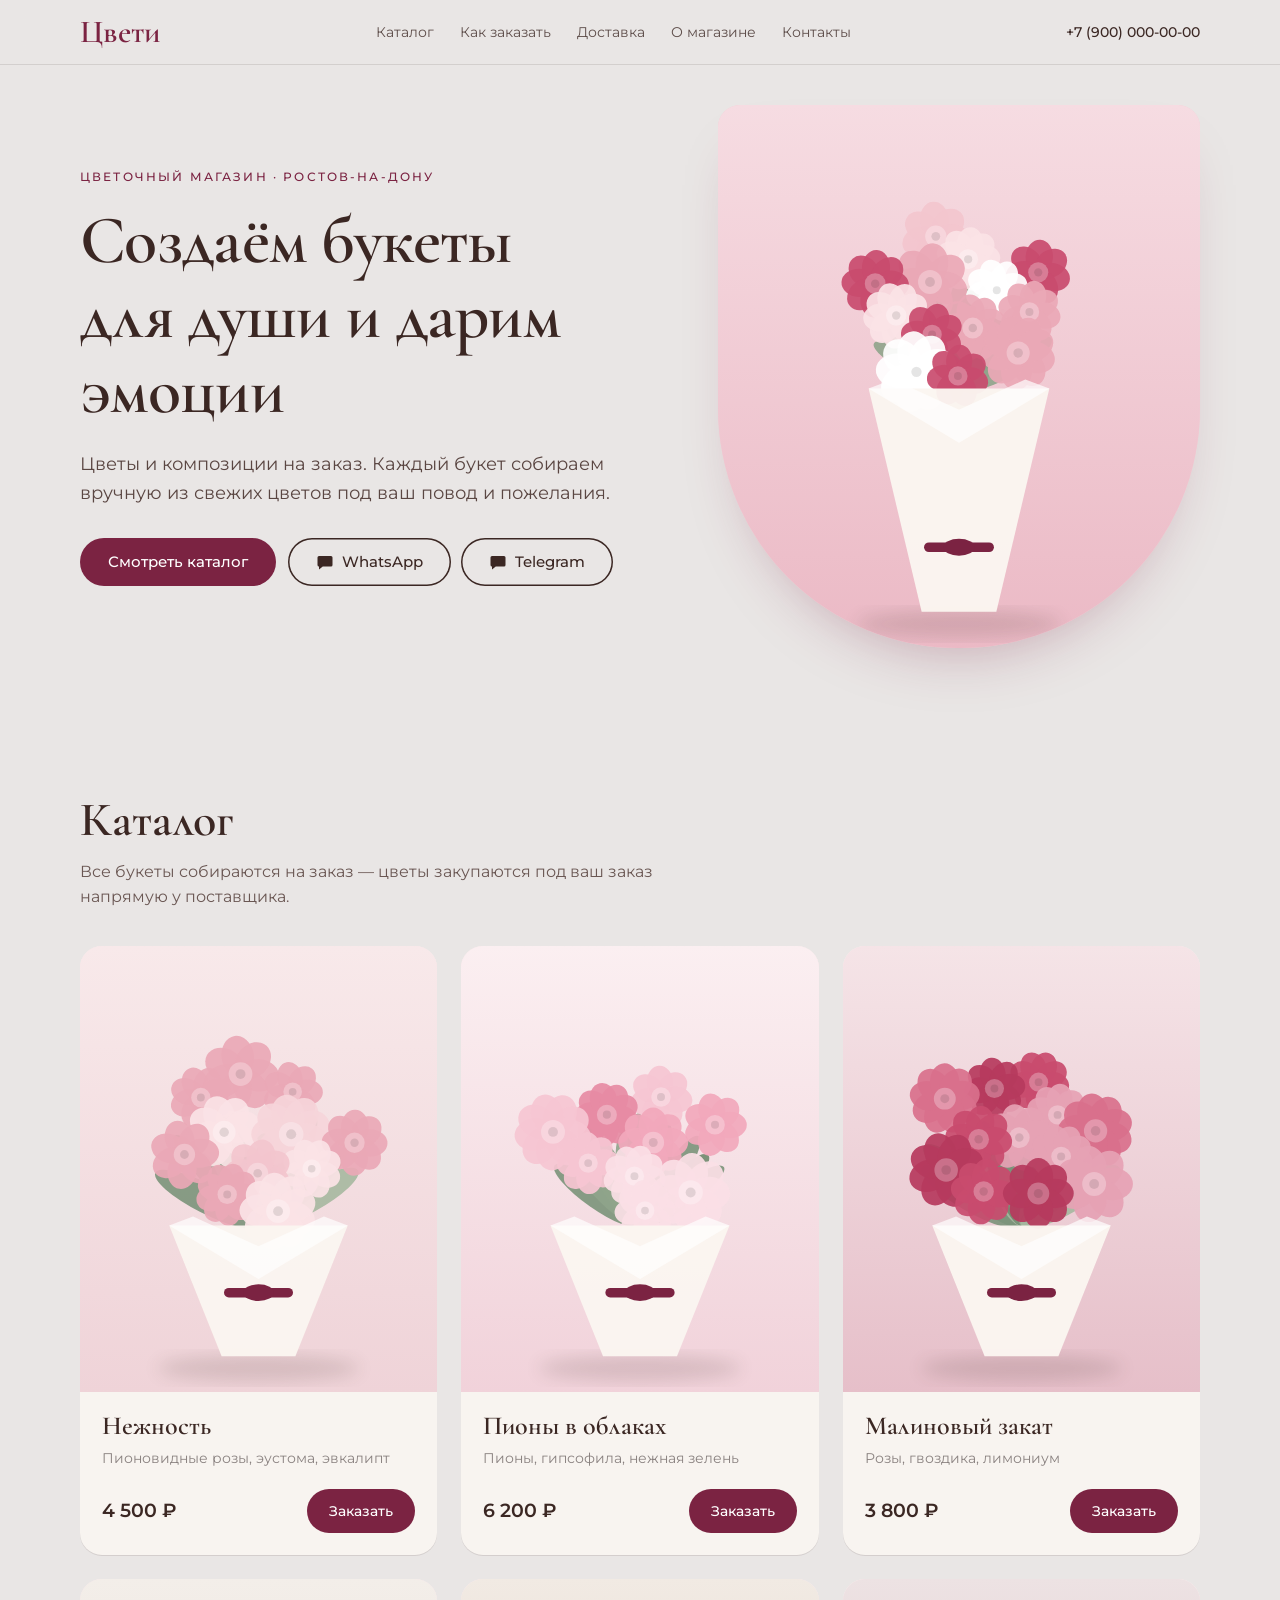
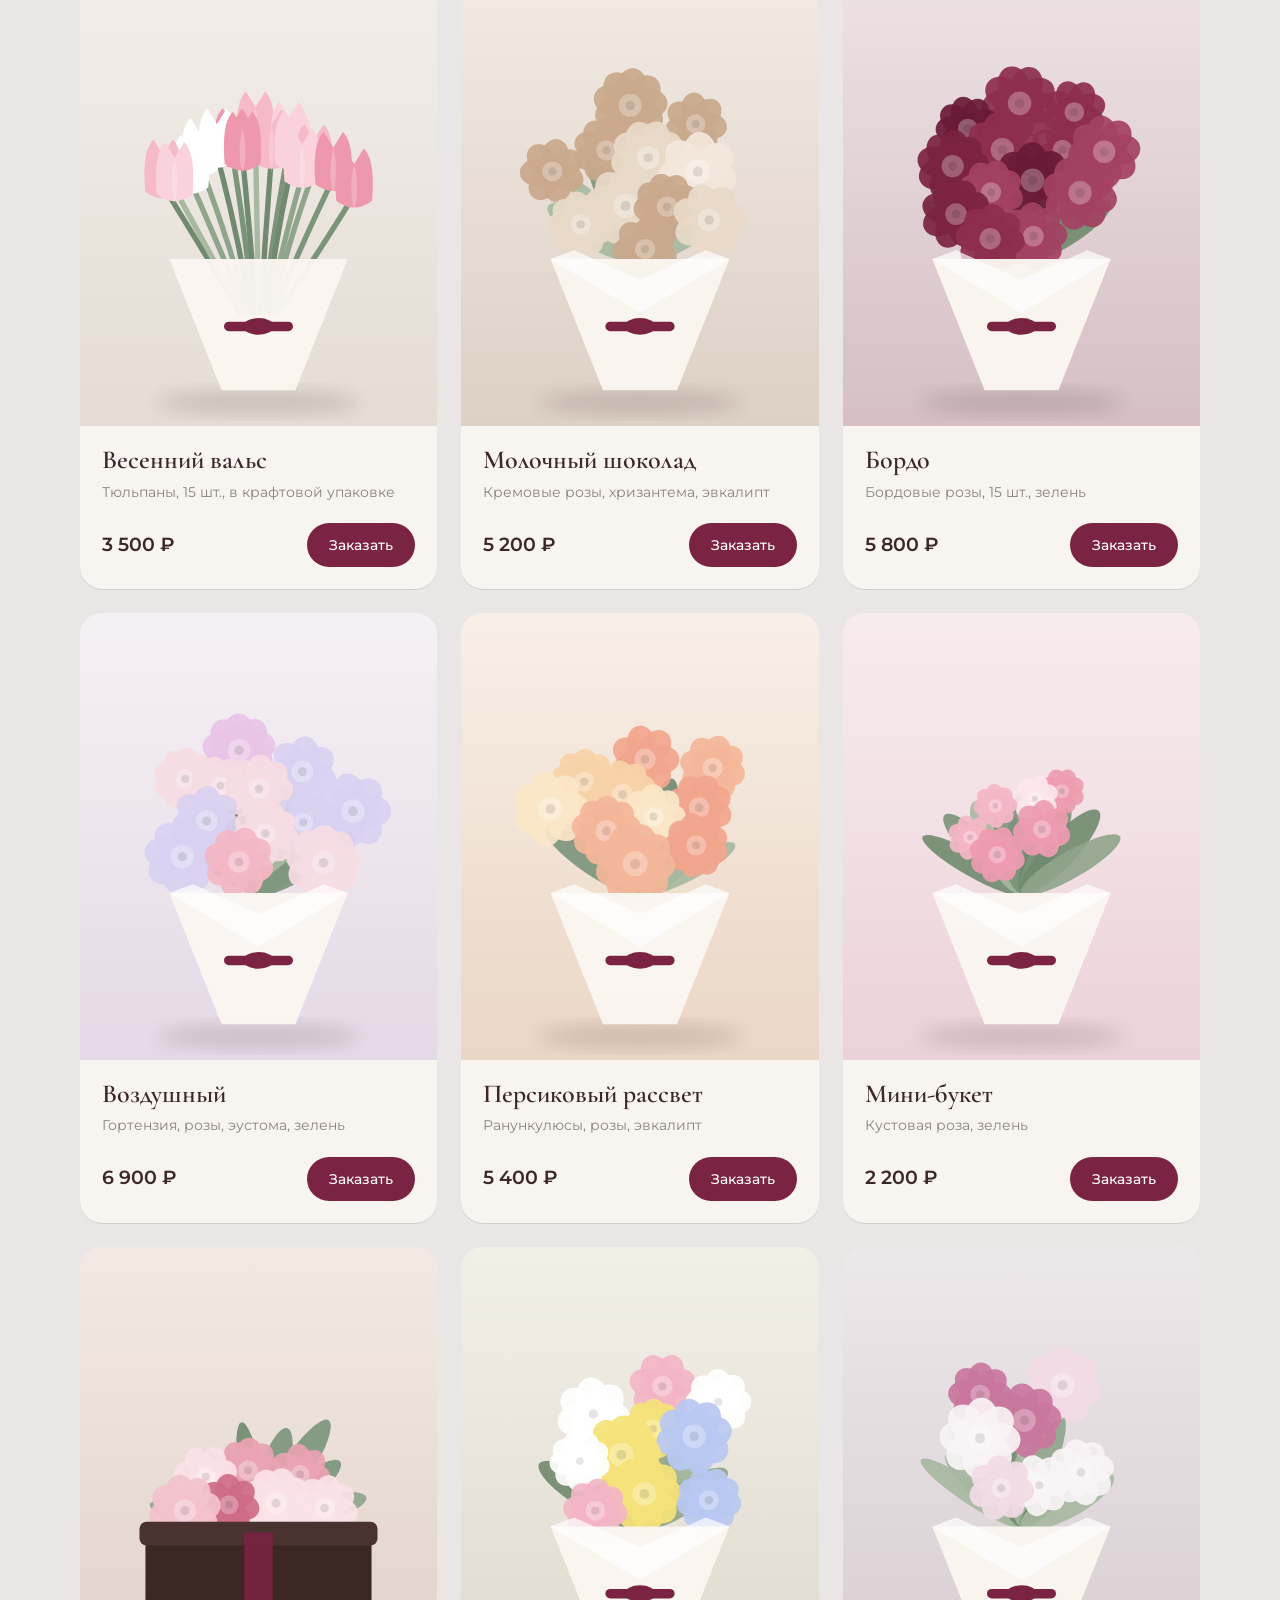
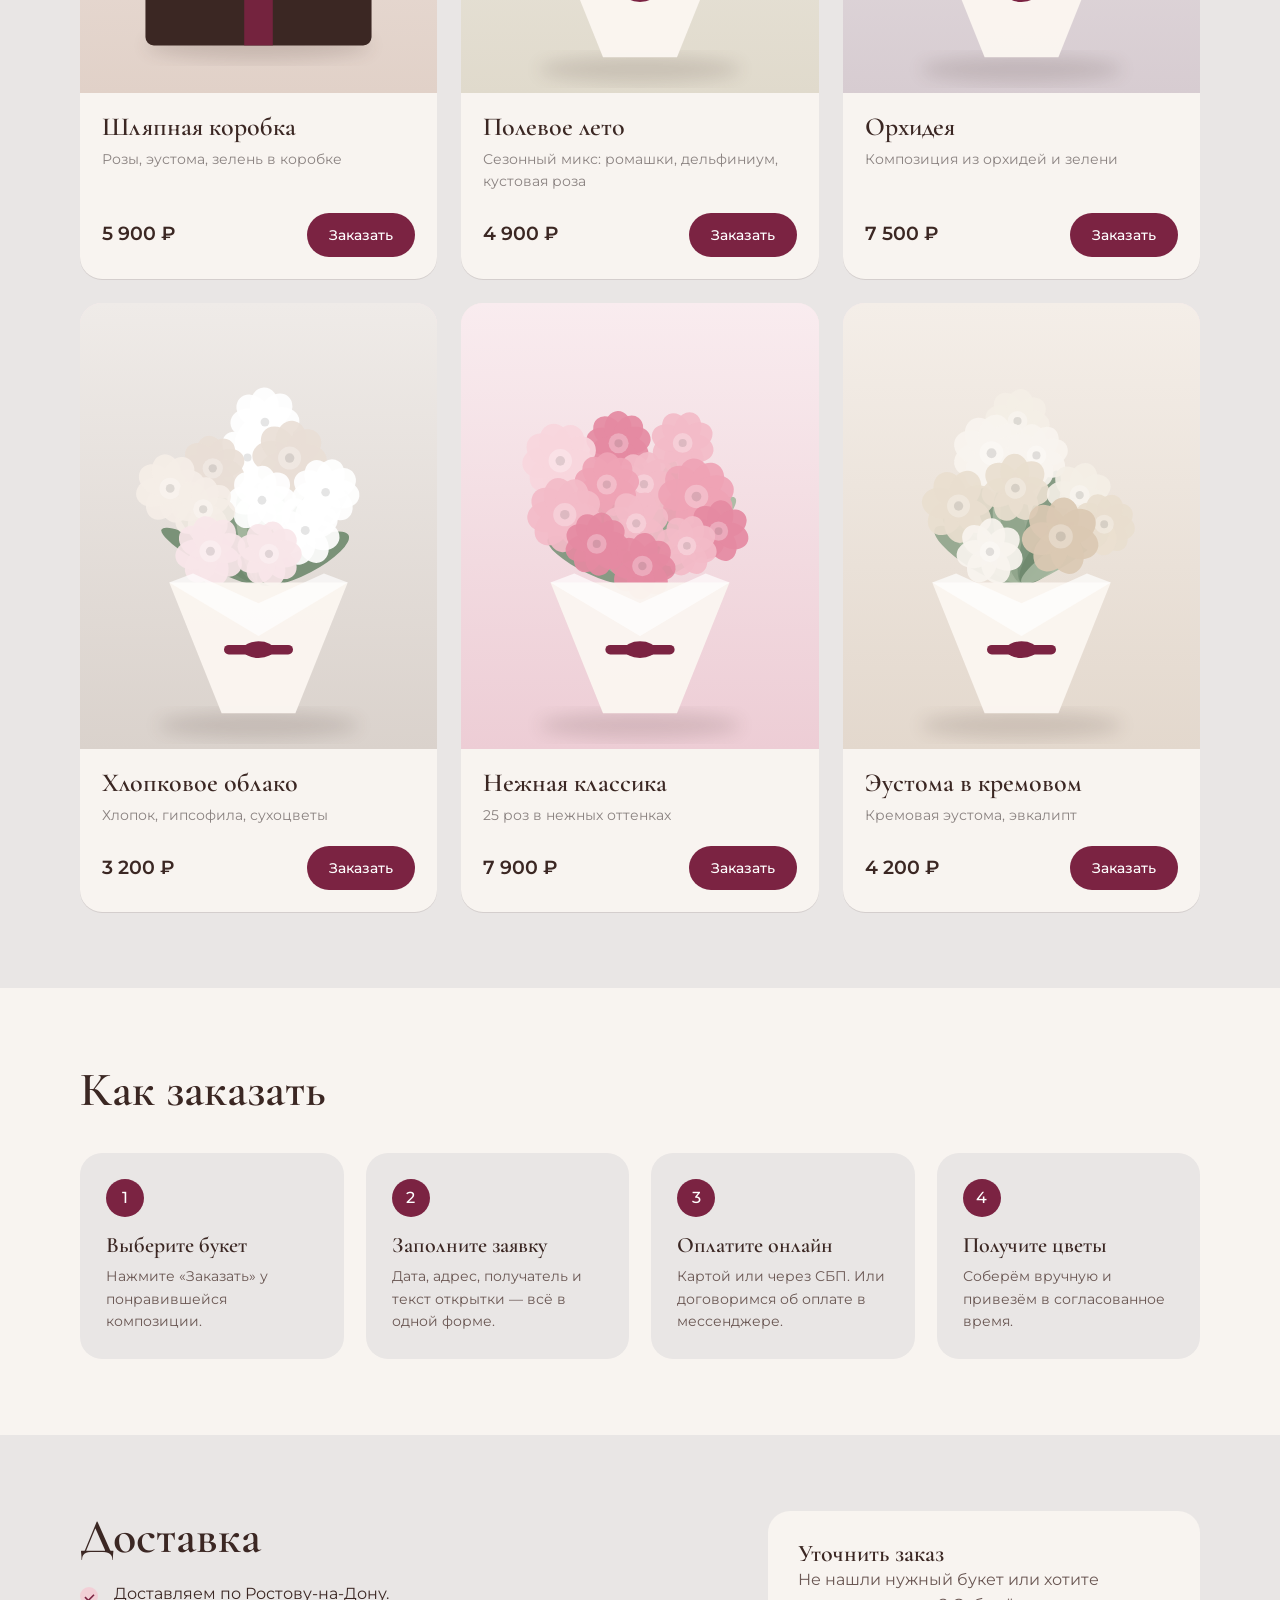
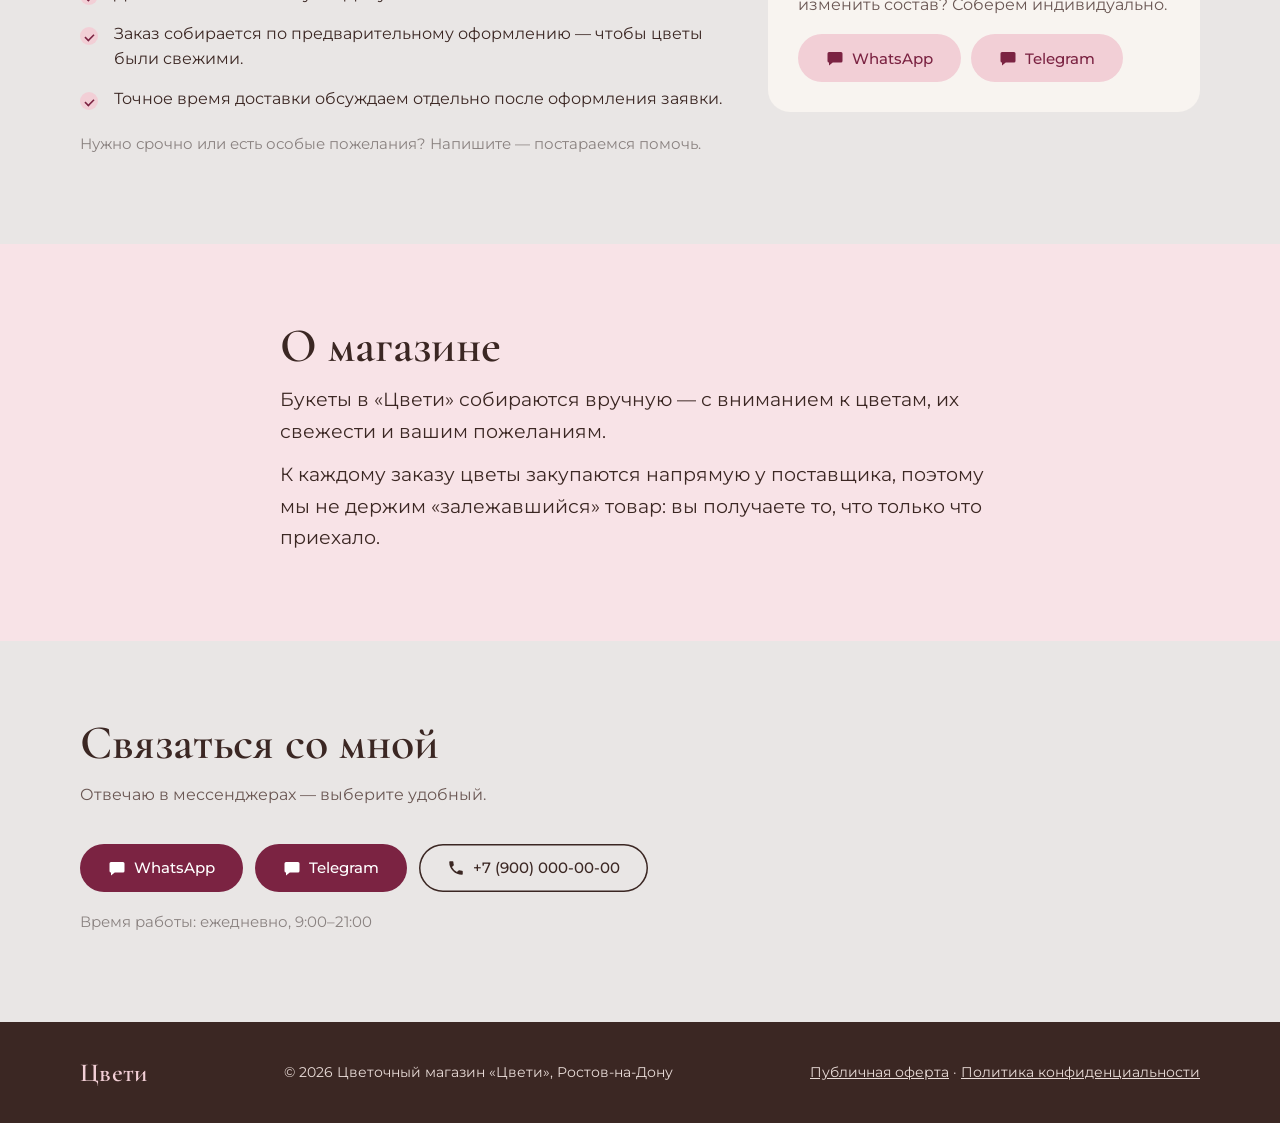
<file: index.html>
<!doctype html>
<html lang="ru">
  <head>
    <meta charset="utf-8" />
    <meta name="viewport" content="width=device-width, initial-scale=1" />
    <title>
      Цвети — букеты и цветочные композиции на заказ в Ростове-на-Дону
    </title>
    <meta
      name="description"
      content="Цветочный магазин «Цвети»: авторские букеты и композиции на заказ, сборка вручную, свежие цветы напрямую от поставщика. Доставка по Ростову-на-Дону."
    />
    <meta property="og:title" content="Цвети — цветы и композиции на заказ" />
    <meta
      property="og:description"
      content="Создаём букеты для души и дарим эмоции. Доставка по Ростову-на-Дону."
    />
    <meta property="og:type" content="website" />
    <meta name="theme-color" content="#E9E6E5" />
    <link
      rel="icon"
      href="data:image/svg+xml,%3Csvg xmlns='http://www.w3.org/2000/svg' viewBox='0 0 64 64'%3E%3Ccircle cx='32' cy='32' r='30' fill='%237B2342'/%3E%3Ccircle cx='32' cy='32' r='10' fill='%23F2CFD6'/%3E%3C/svg%3E"
    />
    <link rel="preconnect" href="https://fonts.googleapis.com" />
    <link rel="preconnect" href="https://fonts.gstatic.com" crossorigin />
    <link
      href="https://fonts.googleapis.com/css2?family=Cormorant+Garamond:wght@500;600&family=Montserrat:wght@400;500;600&display=swap"
      rel="stylesheet"
    />
    <link rel="stylesheet" href="assets/style.css" />
  </head>
  <body>
    <header class="top" id="top">
      <div class="wrap top__in">
        <a href="#top" class="logo">Цвети</a>
        <nav class="nav" aria-label="Разделы">
          <a href="#catalog">Каталог</a>
          <a href="#how">Как заказать</a>
          <a href="#delivery">Доставка</a>
          <a href="#about">О магазине</a>
          <a href="#contacts">Контакты</a>
        </nav>
        <a href="#contacts" class="top__phone" data-phone></a>
      </div>
    </header>

    <main>
      <section class="hero">
        <div class="wrap hero__in">
          <div class="hero__text">
            <p class="eyebrow">Цветочный магазин · Ростов-на-Дону</p>
            <h1>Создаём букеты для&nbsp;души и&nbsp;дарим эмоции</h1>
            <p class="lead">
              Цветы и композиции на заказ. Каждый букет собираем вручную из
              свежих цветов под ваш повод и пожелания.
            </p>
            <div class="hero__btns">
              <a href="#catalog" class="btn btn--primary">Смотреть каталог</a>
              <span class="hero__msg" data-messengers></span>
            </div>
          </div>
          <div class="hero__img">
            <img
              src="assets/hero.svg"
              alt="Нежный букет из роз"
              width="800"
              height="900"
            />
          </div>
        </div>
      </section>

      <section class="sec" id="catalog">
        <div class="wrap">
          <div class="sec__head">
            <h2>Каталог</h2>
            <p>
              Все букеты собираются на заказ — цветы закупаются под ваш заказ
              напрямую у поставщика.
            </p>
          </div>
          <div class="grid" id="grid" aria-live="polite">
            <p class="muted">Загружаем каталог…</p>
          </div>
        </div>
      </section>

      <section class="sec sec--milk" id="how">
        <div class="wrap">
          <div class="sec__head"><h2>Как заказать</h2></div>
          <ol class="steps">
            <li>
              <b>1</b>
              <h3>Выберите букет</h3>
              <p>Нажмите «Заказать» у понравившейся композиции.</p>
            </li>
            <li>
              <b>2</b>
              <h3>Заполните заявку</h3>
              <p>
                Дата, адрес, получатель и текст открытки — всё в одной форме.
              </p>
            </li>
            <li>
              <b>3</b>
              <h3>Оплатите онлайн</h3>
              <p>
                Картой или через СБП. Или договоримся об оплате в мессенджере.
              </p>
            </li>
            <li>
              <b>4</b>
              <h3>Получите цветы</h3>
              <p>Соберём вручную и привезём в согласованное время.</p>
            </li>
          </ol>
        </div>
      </section>

      <section class="sec" id="delivery">
        <div class="wrap two">
          <div>
            <h2>Доставка</h2>
            <ul class="ticks">
              <li>Доставляем по Ростову-на-Дону.</li>
              <li>
                Заказ собирается по предварительному оформлению — чтобы цветы
                были свежими.
              </li>
              <li>
                Точное время доставки обсуждаем отдельно после оформления
                заявки.
              </li>
            </ul>
            <p class="muted">
              Нужно срочно или есть особые пожелания? Напишите — постараемся
              помочь.
            </p>
          </div>
          <div class="card-note">
            <h3>Уточнить заказ</h3>
            <p>
              Не нашли нужный букет или хотите изменить состав? Соберём
              индивидуально.
            </p>
            <span data-messengers data-clarify></span>
          </div>
        </div>
      </section>

      <section class="sec sec--pink" id="about">
        <div class="wrap about">
          <h2>О магазине</h2>
          <p>
            Букеты в «Цвети» собираются вручную — с вниманием к цветам, их
            свежести и вашим пожеланиям.
          </p>
          <p>
            К каждому заказу цветы закупаются напрямую у поставщика, поэтому мы
            не держим «залежавшийся» товар: вы получаете то, что только что
            приехало.
          </p>
        </div>
      </section>

      <section class="sec" id="contacts">
        <div class="wrap">
          <div class="sec__head">
            <h2>Связаться со мной</h2>
            <p>Отвечаю в мессенджерах — выберите удобный.</p>
          </div>
          <div class="contacts">
            <div class="contacts__btns" data-contacts></div>
            <p class="muted" data-hours></p>
          </div>
        </div>
      </section>
    </main>

    <footer class="foot">
      <div class="wrap foot__in">
        <span class="logo logo--sm">Цвети</span>
        <span
          >© <span id="year"></span> Цветочный магазин «Цвети»,
          Ростов-на-Дону</span
        >
        <span class="foot__links"
          ><a href="offer.html">Публичная оферта</a> ·
          <a href="privacy.html">Политика конфиденциальности</a></span
        >
      </div>
    </footer>

    <!-- Плавающая кнопка связи (мобильные) -->
    <div class="fab" data-fab hidden></div>

    <!-- Форма заказа -->
    <div
      class="modal"
      id="modal"
      role="dialog"
      aria-modal="true"
      aria-labelledby="mTitle"
      hidden
    >
      <div class="modal__bg" data-close></div>
      <div class="modal__box">
        <button class="modal__x" data-close aria-label="Закрыть">×</button>
        <div id="formView">
          <h2 id="mTitle">Оформление заказа</h2>
          <form id="orderForm" novalidate>
            <div class="pick">
              <img id="pickImg" alt="" width="72" height="90" />
              <div>
                <label for="product">Букет / композиция</label>
                <select id="product" name="product" required></select>
                <div class="pick__price" id="pickPrice"></div>
              </div>
            </div>

            <fieldset>
              <legend>Ваши данные</legend>
              <div class="row">
                <div class="f">
                  <label for="name">Ваше имя *</label
                  ><input id="name" name="name" autocomplete="name" required />
                </div>
                <div class="f">
                  <label for="phone">Ваш телефон *</label
                  ><input
                    id="phone"
                    name="phone"
                    type="tel"
                    inputmode="tel"
                    autocomplete="tel"
                    placeholder="+7 (___) ___-__-__"
                    required
                  />
                </div>
              </div>
            </fieldset>

            <fieldset>
              <legend>Доставка</legend>
              <div class="row">
                <div class="f">
                  <label for="date">Дата доставки *</label
                  ><input id="date" name="date" type="date" required />
                </div>
                <div class="f">
                  <label for="time">Желаемое время</label
                  ><input
                    id="time"
                    name="time"
                    placeholder="например, после 18:00"
                  />
                </div>
              </div>
              <div class="f">
                <label for="address">Адрес доставки (Ростов-на-Дону) *</label
                ><input
                  id="address"
                  name="address"
                  autocomplete="street-address"
                  placeholder="улица, дом, квартира, подъезд"
                  required
                />
              </div>
              <label class="check"
                ><input type="checkbox" id="self" name="self" /> Получатель —
                я</label
              >
              <div class="row" id="recipientRow">
                <div class="f">
                  <label for="rname">Имя получателя *</label
                  ><input id="rname" name="rname" />
                </div>
                <div class="f">
                  <label for="rphone">Телефон получателя *</label
                  ><input
                    id="rphone"
                    name="rphone"
                    type="tel"
                    inputmode="tel"
                    placeholder="+7 (___) ___-__-__"
                  />
                </div>
              </div>
              <label class="check"
                ><input type="checkbox" id="anon" name="anon" /> Не сообщать
                получателю, от кого цветы</label
              >
            </fieldset>

            <fieldset>
              <legend>Дополнительно</legend>
              <div class="f">
                <label for="card">Текст открытки</label
                ><textarea
                  id="card"
                  name="card"
                  rows="2"
                  placeholder="Оставьте пустым, если открытка не нужна"
                ></textarea>
              </div>
              <div class="f">
                <label for="comment">Комментарий к заказу</label
                ><textarea
                  id="comment"
                  name="comment"
                  rows="2"
                  placeholder="Пожелания по цветам, оттенкам, упаковке"
                ></textarea>
              </div>
            </fieldset>

            <fieldset>
              <legend>Оплата</legend>
              <label class="radio"
                ><input type="radio" name="pay" value="online" checked />
                <span
                  ><b>Оплатить онлайн</b
                  ><small
                    >картой или через СБП, сразу после оформления</small
                  ></span
                ></label
              >
              <label class="radio"
                ><input type="radio" name="pay" value="later" />
                <span
                  ><b>Договориться об оплате</b
                  ><small
                    >свяжусь с вами и пришлю ссылку или реквизиты</small
                  ></span
                ></label
              >
            </fieldset>

            <input
              type="text"
              name="website"
              class="hp"
              tabindex="-1"
              autocomplete="off"
              aria-hidden="true"
            />

            <div class="total"><span>Итого:</span> <b id="total"></b></div>
            <p class="err" id="err" role="alert" hidden></p>
            <button
              class="btn btn--primary btn--wide"
              id="submit"
              type="submit"
            >
              Оформить заказ
            </button>
            <p class="legal">
              Нажимая кнопку, вы принимаете
              <a href="offer.html" target="_blank">публичную оферту</a> и
              соглашаетесь на обработку персональных данных согласно
              <a href="privacy.html" target="_blank"
                >политике конфиденциальности</a
              >.
            </p>
          </form>
        </div>

        <div id="doneView" hidden>
          <div class="done">
            <div class="done__ic">✓</div>
            <h2>Спасибо! Заказ принят</h2>
            <p id="doneText"></p>
            <div id="doneBtns"></div>
            <button class="btn btn--ghost" data-close>Закрыть</button>
          </div>
        </div>
      </div>
    </div>

    <script src="assets/app.js"></script>
  </body>
</html>
</file>
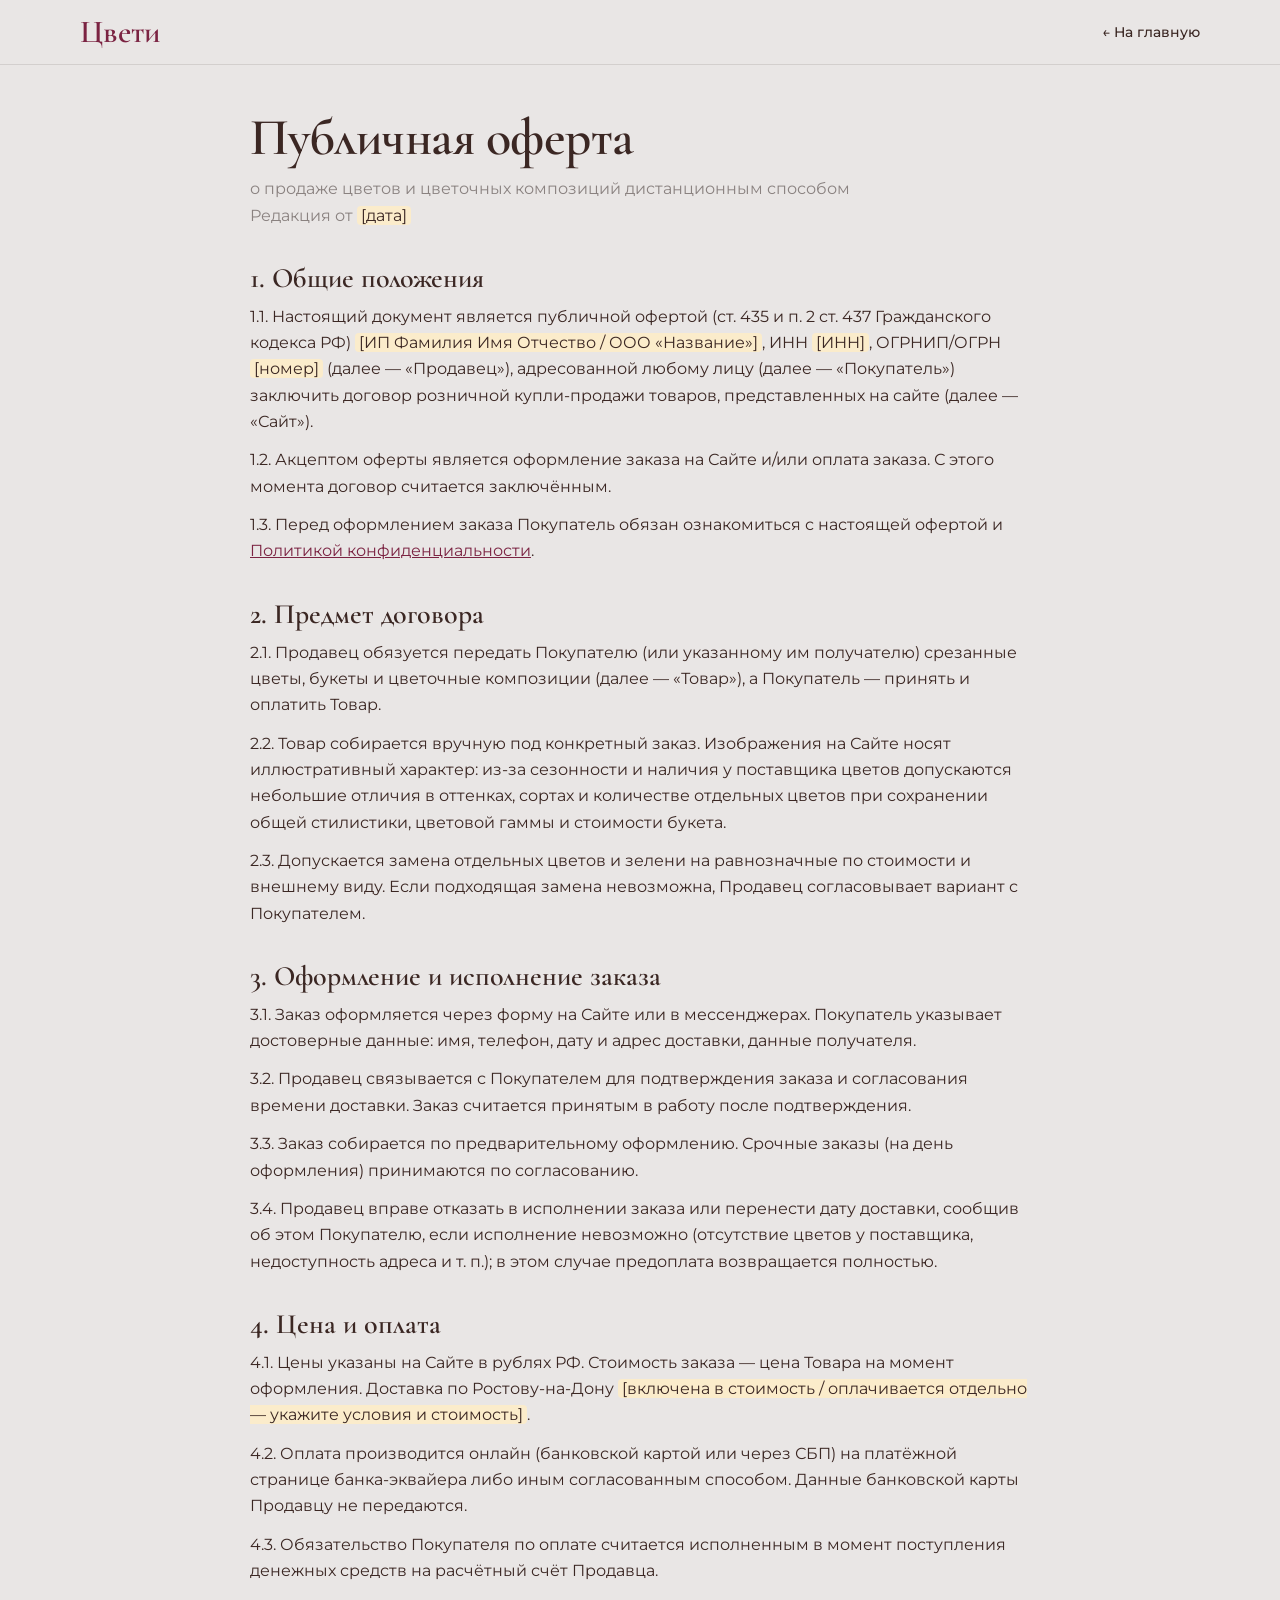
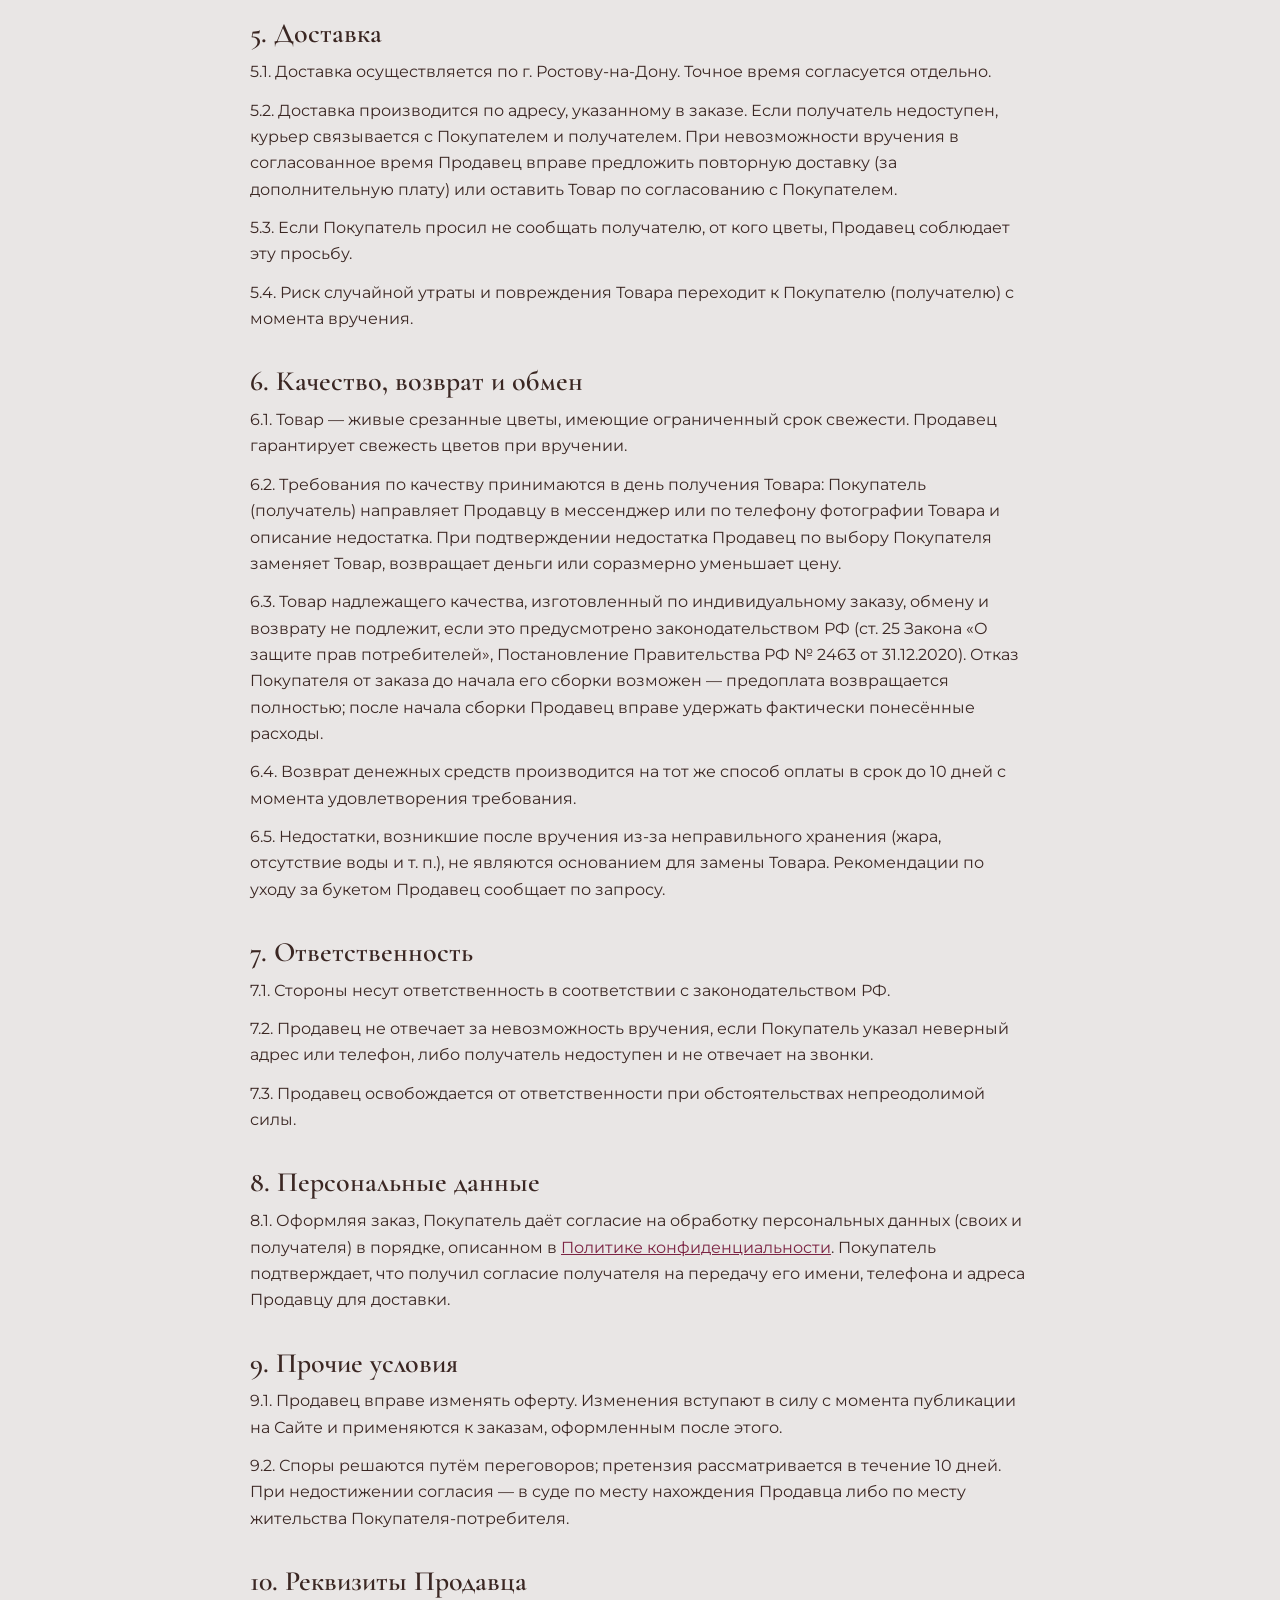
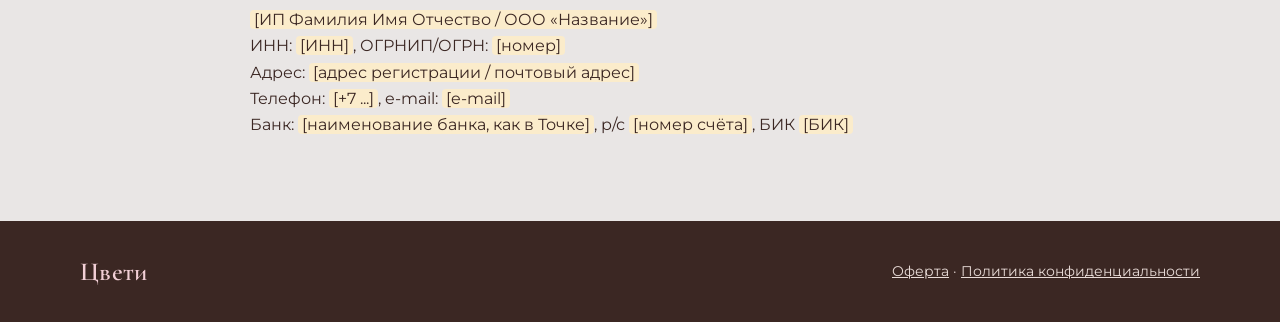
<file: offer.html>
<!doctype html>
<html lang="ru">
<head>
<meta charset="utf-8">
<meta name="viewport" content="width=device-width, initial-scale=1">
<title>Публичная оферта — Цвети</title>
<link href="https://fonts.googleapis.com/css2?family=Cormorant+Garamond:wght@500;600&family=Montserrat:wght@400;500;600&display=swap" rel="stylesheet">
<link rel="stylesheet" href="assets/style.css">
<link rel="stylesheet" href="assets/legal.css">
</head>
<body>
<header class="top"><div class="wrap top__in"><a href="./" class="logo">Цвети</a><a href="./" class="top__phone">← На главную</a></div></header>
<main class="wrap doc">
<h1>Публичная оферта</h1>
<p class="muted">о продаже цветов и цветочных композиций дистанционным способом<br>Редакция от <mark>[дата]</mark></p>

<h2>1. Общие положения</h2>
<p>1.1. Настоящий документ является публичной офертой (ст. 435 и п. 2 ст. 437 Гражданского кодекса РФ) <mark>[ИП Фамилия Имя Отчество / ООО «Название»]</mark>, ИНН <mark>[ИНН]</mark>, ОГРНИП/ОГРН <mark>[номер]</mark> (далее — «Продавец»), адресованной любому лицу (далее — «Покупатель») заключить договор розничной купли-продажи товаров, представленных на сайте (далее — «Сайт»).</p>
<p>1.2. Акцептом оферты является оформление заказа на Сайте и/или оплата заказа. С этого момента договор считается заключённым.</p>
<p>1.3. Перед оформлением заказа Покупатель обязан ознакомиться с настоящей офертой и <a href="privacy.html">Политикой конфиденциальности</a>.</p>

<h2>2. Предмет договора</h2>
<p>2.1. Продавец обязуется передать Покупателю (или указанному им получателю) срезанные цветы, букеты и цветочные композиции (далее — «Товар»), а Покупатель — принять и оплатить Товар.</p>
<p>2.2. Товар собирается вручную под конкретный заказ. Изображения на Сайте носят иллюстративный характер: из-за сезонности и наличия у поставщика цветов допускаются небольшие отличия в оттенках, сортах и количестве отдельных цветов при сохранении общей стилистики, цветовой гаммы и стоимости букета.</p>
<p>2.3. Допускается замена отдельных цветов и зелени на равнозначные по стоимости и внешнему виду. Если подходящая замена невозможна, Продавец согласовывает вариант с Покупателем.</p>

<h2>3. Оформление и исполнение заказа</h2>
<p>3.1. Заказ оформляется через форму на Сайте или в мессенджерах. Покупатель указывает достоверные данные: имя, телефон, дату и адрес доставки, данные получателя.</p>
<p>3.2. Продавец связывается с Покупателем для подтверждения заказа и согласования времени доставки. Заказ считается принятым в работу после подтверждения.</p>
<p>3.3. Заказ собирается по предварительному оформлению. Срочные заказы (на день оформления) принимаются по согласованию.</p>
<p>3.4. Продавец вправе отказать в исполнении заказа или перенести дату доставки, сообщив об этом Покупателю, если исполнение невозможно (отсутствие цветов у поставщика, недоступность адреса и т. п.); в этом случае предоплата возвращается полностью.</p>

<h2>4. Цена и оплата</h2>
<p>4.1. Цены указаны на Сайте в рублях РФ. Стоимость заказа — цена Товара на момент оформления. Доставка по Ростову-на-Дону <mark>[включена в стоимость / оплачивается отдельно — укажите условия и стоимость]</mark>.</p>
<p>4.2. Оплата производится онлайн (банковской картой или через СБП) на платёжной странице банка-эквайера либо иным согласованным способом. Данные банковской карты Продавцу не передаются.</p>
<p>4.3. Обязательство Покупателя по оплате считается исполненным в момент поступления денежных средств на расчётный счёт Продавца.</p>

<h2>5. Доставка</h2>
<p>5.1. Доставка осуществляется по г. Ростову-на-Дону. Точное время согласуется отдельно.</p>
<p>5.2. Доставка производится по адресу, указанному в заказе. Если получатель недоступен, курьер связывается с Покупателем и получателем. При невозможности вручения в согласованное время Продавец вправе предложить повторную доставку (за дополнительную плату) или оставить Товар по согласованию с Покупателем.</p>
<p>5.3. Если Покупатель просил не сообщать получателю, от кого цветы, Продавец соблюдает эту просьбу.</p>
<p>5.4. Риск случайной утраты и повреждения Товара переходит к Покупателю (получателю) с момента вручения.</p>

<h2>6. Качество, возврат и обмен</h2>
<p>6.1. Товар — живые срезанные цветы, имеющие ограниченный срок свежести. Продавец гарантирует свежесть цветов при вручении.</p>
<p>6.2. Требования по качеству принимаются в день получения Товара: Покупатель (получатель) направляет Продавцу в мессенджер или по телефону фотографии Товара и описание недостатка. При подтверждении недостатка Продавец по выбору Покупателя заменяет Товар, возвращает деньги или соразмерно уменьшает цену.</p>
<p>6.3. Товар надлежащего качества, изготовленный по индивидуальному заказу, обмену и возврату не подлежит, если это предусмотрено законодательством РФ (ст. 25 Закона «О защите прав потребителей», Постановление Правительства РФ № 2463 от 31.12.2020). Отказ Покупателя от заказа до начала его сборки возможен — предоплата возвращается полностью; после начала сборки Продавец вправе удержать фактически понесённые расходы.</p>
<p>6.4. Возврат денежных средств производится на тот же способ оплаты в срок до 10 дней с момента удовлетворения требования.</p>
<p>6.5. Недостатки, возникшие после вручения из-за неправильного хранения (жара, отсутствие воды и т. п.), не являются основанием для замены Товара. Рекомендации по уходу за букетом Продавец сообщает по запросу.</p>

<h2>7. Ответственность</h2>
<p>7.1. Стороны несут ответственность в соответствии с законодательством РФ.</p>
<p>7.2. Продавец не отвечает за невозможность вручения, если Покупатель указал неверный адрес или телефон, либо получатель недоступен и не отвечает на звонки.</p>
<p>7.3. Продавец освобождается от ответственности при обстоятельствах непреодолимой силы.</p>

<h2>8. Персональные данные</h2>
<p>8.1. Оформляя заказ, Покупатель даёт согласие на обработку персональных данных (своих и получателя) в порядке, описанном в <a href="privacy.html">Политике конфиденциальности</a>. Покупатель подтверждает, что получил согласие получателя на передачу его имени, телефона и адреса Продавцу для доставки.</p>

<h2>9. Прочие условия</h2>
<p>9.1. Продавец вправе изменять оферту. Изменения вступают в силу с момента публикации на Сайте и применяются к заказам, оформленным после этого.</p>
<p>9.2. Споры решаются путём переговоров; претензия рассматривается в течение 10 дней. При недостижении согласия — в суде по месту нахождения Продавца либо по месту жительства Покупателя-потребителя.</p>

<h2>10. Реквизиты Продавца</h2>
<p><mark>[ИП Фамилия Имя Отчество / ООО «Название»]</mark><br>
ИНН: <mark>[ИНН]</mark>, ОГРНИП/ОГРН: <mark>[номер]</mark><br>
Адрес: <mark>[адрес регистрации / почтовый адрес]</mark><br>
Телефон: <mark>[+7 ...]</mark>, e-mail: <mark>[e-mail]</mark><br>
Банк: <mark>[наименование банка, как в Точке]</mark>, р/с <mark>[номер счёта]</mark>, БИК <mark>[БИК]</mark></p>
</main>
<footer class="foot"><div class="wrap foot__in"><span class="logo logo--sm">Цвети</span><span><a href="offer.html">Оферта</a> · <a href="privacy.html">Политика конфиденциальности</a></span></div></footer>
</body>
</html>
</file>
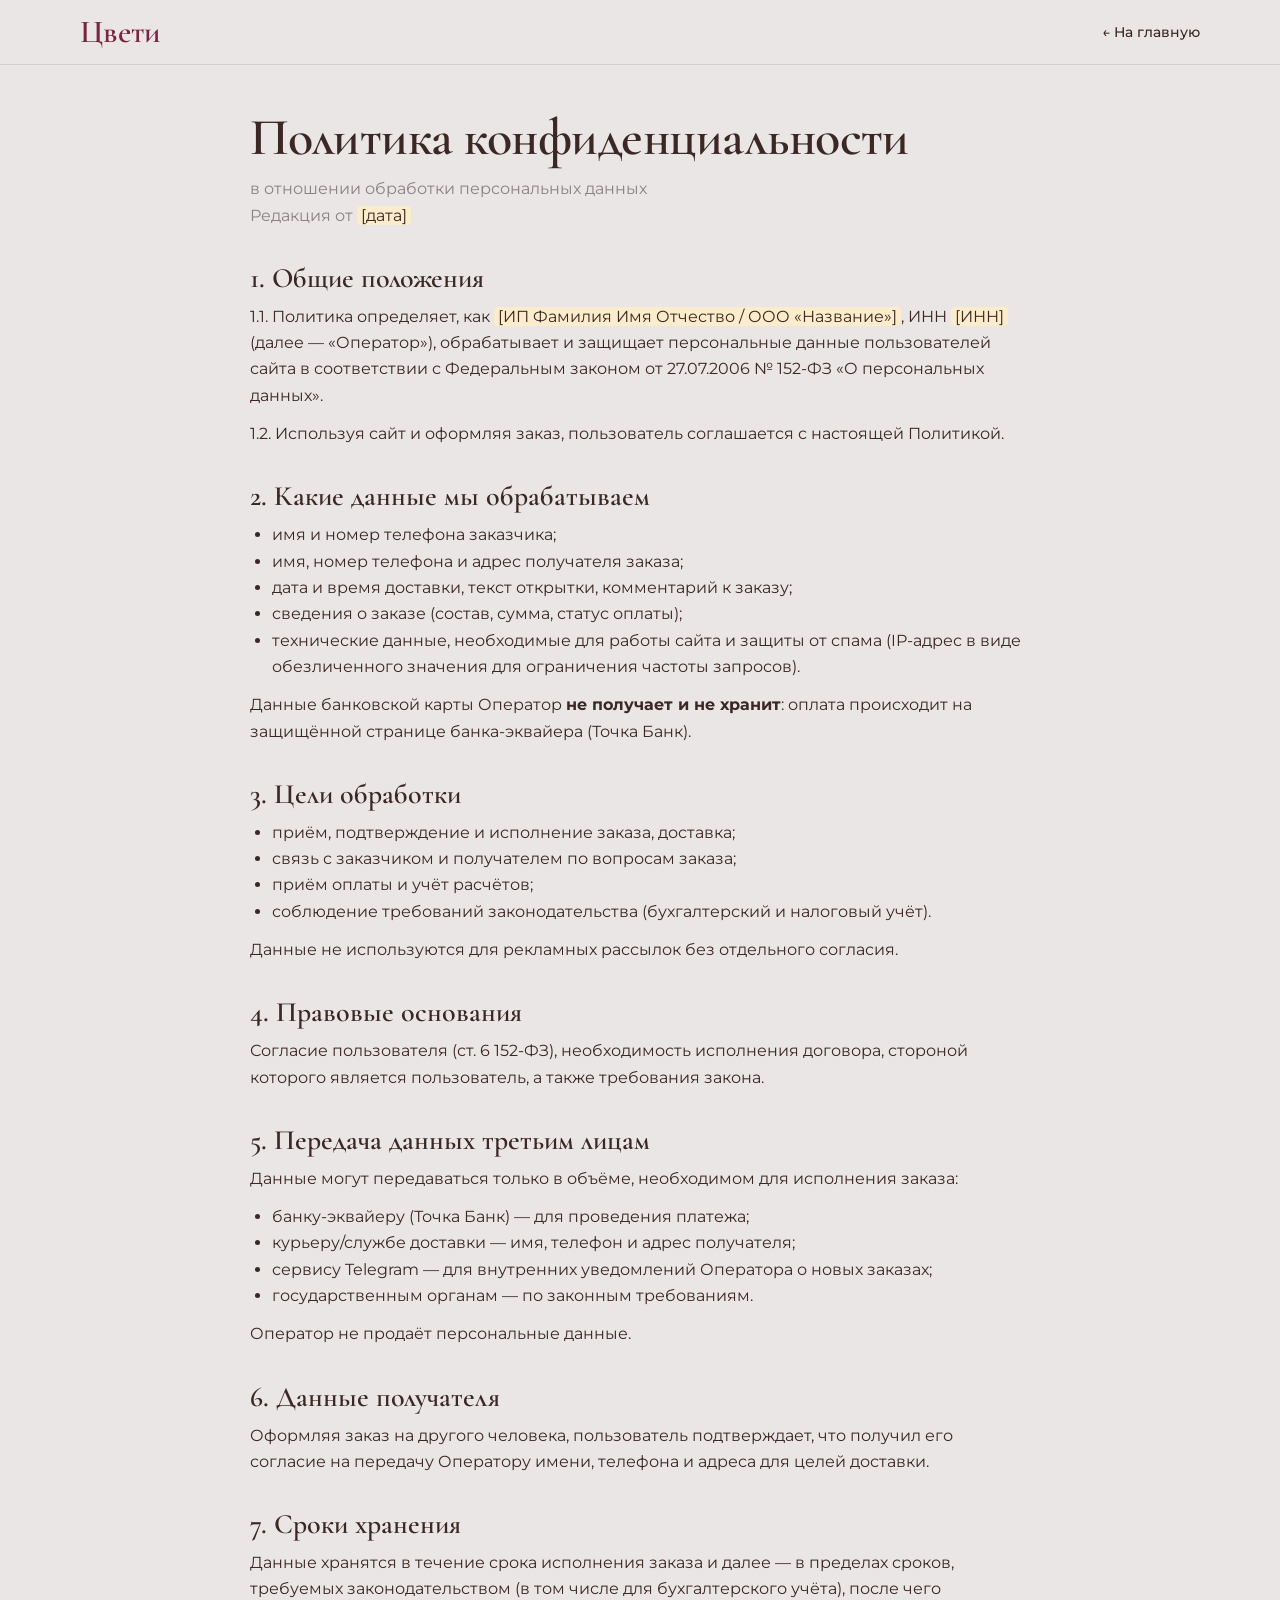
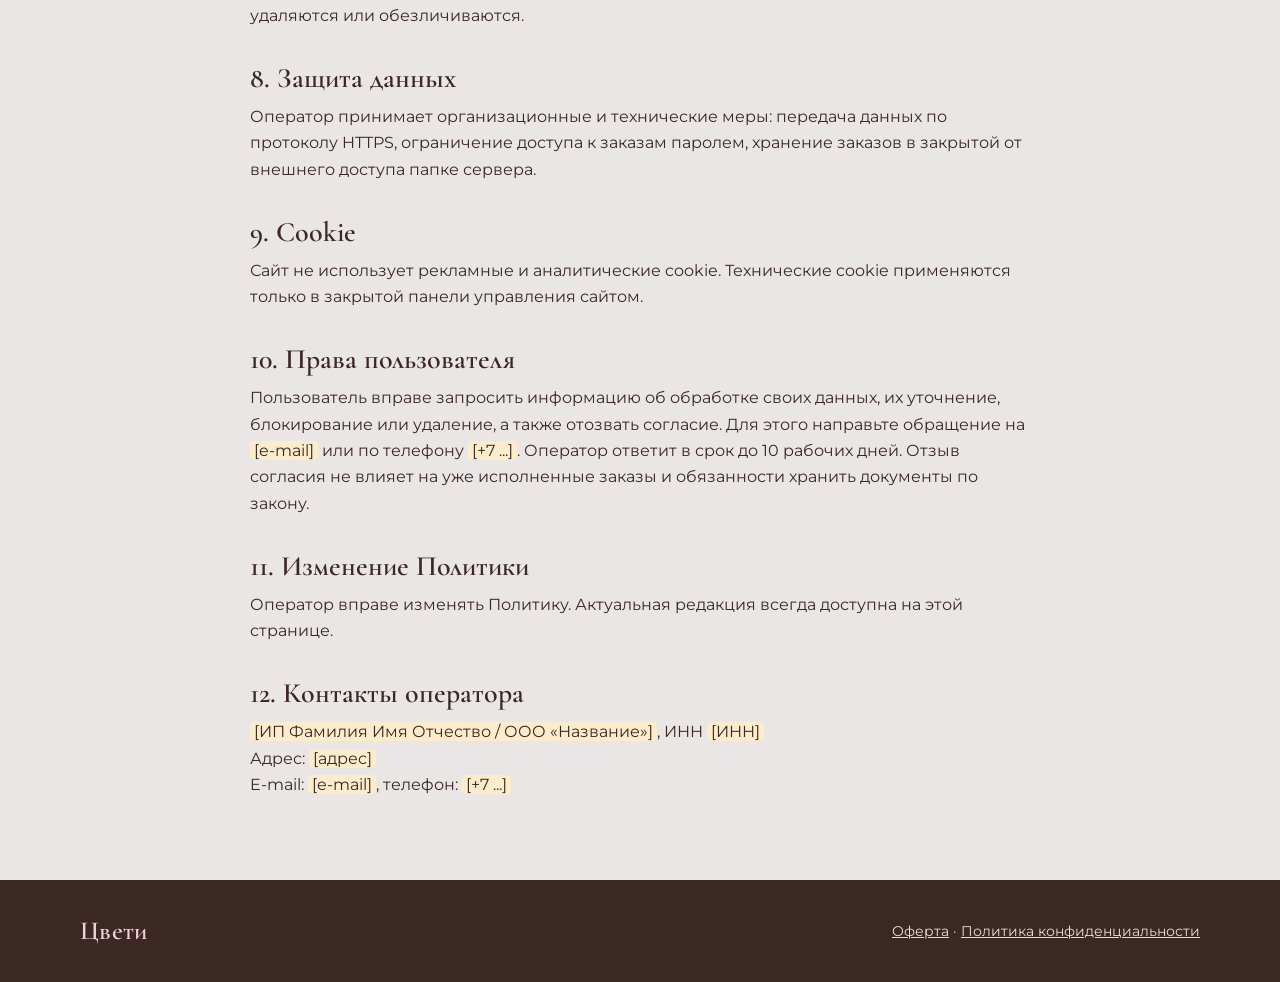
<file: privacy.html>
<!doctype html>
<html lang="ru">
  <head>
    <meta charset="utf-8" />
    <meta name="viewport" content="width=device-width, initial-scale=1" />
    <title>Политика конфиденциальности — Цвети</title>
    <link
      href="https://fonts.googleapis.com/css2?family=Cormorant+Garamond:wght@500;600&family=Montserrat:wght@400;500;600&display=swap"
      rel="stylesheet"
    />
    <link rel="stylesheet" href="assets/style.css" />
    <link rel="stylesheet" href="assets/legal.css" />
  </head>
  <body>
    <header class="top">
      <div class="wrap top__in">
        <a href="./" class="logo">Цвети</a
        ><a href="./" class="top__phone">← На главную</a>
      </div>
    </header>
    <main class="wrap doc">
      <h1>Политика конфиденциальности</h1>
      <p class="muted">
        в отношении обработки персональных данных<br />Редакция от
        <mark>[дата]</mark>
      </p>

      <h2>1. Общие положения</h2>
      <p>
        1.1. Политика определяет, как
        <mark>[ИП Фамилия Имя Отчество / ООО «Название»]</mark>, ИНН
        <mark>[ИНН]</mark> (далее — «Оператор»), обрабатывает и защищает
        персональные данные пользователей сайта в соответствии с Федеральным
        законом от 27.07.2006 № 152-ФЗ «О персональных данных».
      </p>
      <p>
        1.2. Используя сайт и оформляя заказ, пользователь соглашается с
        настоящей Политикой.
      </p>

      <h2>2. Какие данные мы обрабатываем</h2>
      <ul>
        <li>имя и номер телефона заказчика;</li>
        <li>имя, номер телефона и адрес получателя заказа;</li>
        <li>дата и время доставки, текст открытки, комментарий к заказу;</li>
        <li>сведения о заказе (состав, сумма, статус оплаты);</li>
        <li>
          технические данные, необходимые для работы сайта и защиты от спама
          (IP-адрес в виде обезличенного значения для ограничения частоты
          запросов).
        </li>
      </ul>
      <p>
        Данные банковской карты Оператор <b>не получает и не хранит</b>: оплата
        происходит на защищённой странице банка-эквайера (Точка Банк).
      </p>

      <h2>3. Цели обработки</h2>
      <ul>
        <li>приём, подтверждение и исполнение заказа, доставка;</li>
        <li>связь с заказчиком и получателем по вопросам заказа;</li>
        <li>приём оплаты и учёт расчётов;</li>
        <li>
          соблюдение требований законодательства (бухгалтерский и налоговый
          учёт).
        </li>
      </ul>
      <p>
        Данные не используются для рекламных рассылок без отдельного согласия.
      </p>

      <h2>4. Правовые основания</h2>
      <p>
        Согласие пользователя (ст. 6 152-ФЗ), необходимость исполнения договора,
        стороной которого является пользователь, а также требования закона.
      </p>

      <h2>5. Передача данных третьим лицам</h2>
      <p>
        Данные могут передаваться только в объёме, необходимом для исполнения
        заказа:
      </p>
      <ul>
        <li>банку-эквайеру (Точка Банк) — для проведения платежа;</li>
        <li>курьеру/службе доставки — имя, телефон и адрес получателя;</li>
        <li>
          сервису Telegram — для внутренних уведомлений Оператора о новых
          заказах;
        </li>
        <li>государственным органам — по законным требованиям.</li>
      </ul>
      <p>Оператор не продаёт персональные данные.</p>

      <h2>6. Данные получателя</h2>
      <p>
        Оформляя заказ на другого человека, пользователь подтверждает, что
        получил его согласие на передачу Оператору имени, телефона и адреса для
        целей доставки.
      </p>

      <h2>7. Сроки хранения</h2>
      <p>
        Данные хранятся в течение срока исполнения заказа и далее — в пределах
        сроков, требуемых законодательством (в том числе для бухгалтерского
        учёта), после чего удаляются или обезличиваются.
      </p>

      <h2>8. Защита данных</h2>
      <p>
        Оператор принимает организационные и технические меры: передача данных
        по протоколу HTTPS, ограничение доступа к заказам паролем, хранение
        заказов в закрытой от внешнего доступа папке сервера.
      </p>

      <h2>9. Cookie</h2>
      <p>
        Сайт не использует рекламные и аналитические cookie. Технические cookie
        применяются только в закрытой панели управления сайтом.
      </p>

      <h2>10. Права пользователя</h2>
      <p>
        Пользователь вправе запросить информацию об обработке своих данных, их
        уточнение, блокирование или удаление, а также отозвать согласие. Для
        этого направьте обращение на <mark>[e-mail]</mark> или по телефону
        <mark>[+7 ...]</mark>. Оператор ответит в срок до 10 рабочих дней. Отзыв
        согласия не влияет на уже исполненные заказы и обязанности хранить
        документы по закону.
      </p>

      <h2>11. Изменение Политики</h2>
      <p>
        Оператор вправе изменять Политику. Актуальная редакция всегда доступна
        на этой странице.
      </p>

      <h2>12. Контакты оператора</h2>
      <p>
        <mark>[ИП Фамилия Имя Отчество / ООО «Название»]</mark>, ИНН
        <mark>[ИНН]</mark><br />
        Адрес: <mark>[адрес]</mark><br />
        E-mail: <mark>[e-mail]</mark>, телефон: <mark>[+7 ...]</mark>
      </p>
    </main>
    <footer class="foot">
      <div class="wrap foot__in">
        <span class="logo logo--sm">Цвети</span
        ><span
          ><a href="offer.html">Оферта</a> ·
          <a href="privacy.html">Политика конфиденциальности</a></span
        >
      </div>
    </footer>
  </body>
</html>
</file>
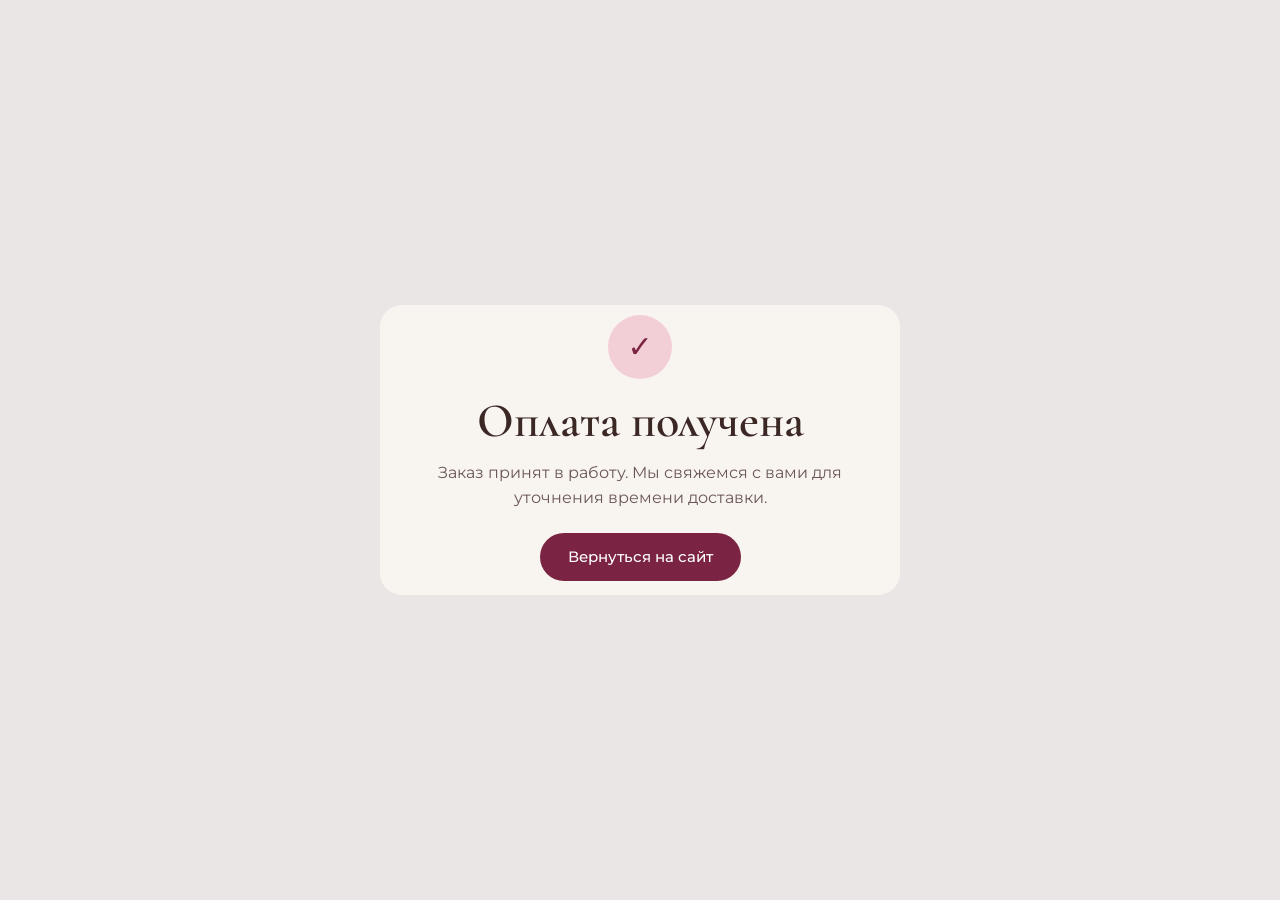
<file: thanks.html>
<!doctype html>
<html lang="ru">
<head>
<meta charset="utf-8">
<meta name="viewport" content="width=device-width, initial-scale=1">
<meta name="robots" content="noindex">
<title>Спасибо — Цвети</title>
<link href="https://fonts.googleapis.com/css2?family=Cormorant+Garamond:wght@500;600&family=Montserrat:wght@400;500&display=swap" rel="stylesheet">
<link rel="stylesheet" href="assets/style.css">
</head>
<body>
<main class="wrap" style="min-height:100vh;display:grid;place-items:center;padding:40px 20px">
  <div class="card-note done" style="max-width:520px;width:100%">
    <div class="done__ic" id="ic">✓</div>
    <h2 id="t">Спасибо!</h2>
    <p id="p"></p>
    <a class="btn btn--primary" href="./">Вернуться на сайт</a>
  </div>
</main>
<script>
  var q = new URLSearchParams(location.search), n = q.get('order');
  var fail = q.get('fail');
  document.getElementById('t').textContent = fail ? 'Оплата не прошла' : 'Оплата получена';
  document.getElementById('ic').textContent = fail ? '!' : '✓';
  document.getElementById('p').textContent = fail
    ? 'Заказ ' + (n ? '№' + n + ' ' : '') + 'сохранён. Вы можете повторить оплату — напишите нам, и мы пришлём новую ссылку.'
    : 'Заказ ' + (n ? '№' + n + ' ' : '') + 'принят в работу. Мы свяжемся с вами для уточнения времени доставки.';
</script>
</body>
</html>
</file>
<file: assets/style.css>
:root{
  --bg:#E9E6E5;
  --milk:#F8F4F0;
  --pink:#F2CFD6;
  --pink-soft:#F8E3E7;
  --choc:#3B2723;
  --bordo:#7B2342;
  --bordo-dark:#631A35;
  --grey:#8A8280;
  --line:rgba(59,39,35,.12);
  --radius:22px;
  --serif:"Cormorant Garamond",Georgia,serif;
  --sans:"Montserrat",system-ui,-apple-system,"Segoe UI",Arial,sans-serif;
}
*{box-sizing:border-box}
html{scroll-behavior:smooth;scroll-padding-top:72px}
body{margin:0;background:var(--bg);color:var(--choc);font:400 16px/1.6 var(--sans);-webkit-font-smoothing:antialiased}
img{max-width:100%;display:block}
a{color:inherit}
h1,h2,h3{font-family:var(--serif);font-weight:600;line-height:1.1;margin:0}
h1{font-size:clamp(38px,6vw,68px);letter-spacing:-.01em}
h2{font-size:clamp(32px,4.4vw,48px);margin-bottom:12px}
h3{font-size:24px}
p{margin:0 0 12px}
.wrap{max-width:1160px;margin:0 auto;padding:0 20px}
.muted{color:var(--grey);font-size:15px}
.eyebrow{text-transform:uppercase;letter-spacing:.18em;font-size:12px;color:var(--bordo);font-weight:500;margin-bottom:18px}

/* шапка */
.top{position:sticky;top:0;z-index:20;background:rgba(233,230,229,.88);backdrop-filter:blur(12px);-webkit-backdrop-filter:blur(12px);border-bottom:1px solid var(--line)}
.top__in{display:flex;align-items:center;justify-content:space-between;height:64px;gap:20px}
.logo{font-family:var(--serif);font-size:32px;font-weight:600;text-decoration:none;color:var(--bordo);letter-spacing:.01em}
.logo--sm{font-size:26px}
.nav{display:flex;gap:26px}
.nav a{text-decoration:none;font-size:14px;color:var(--choc);opacity:.8}
.nav a:hover{opacity:1;color:var(--bordo)}
.top__phone{text-decoration:none;font-weight:500;font-size:14px;white-space:nowrap}

/* кнопки */
.btn{display:inline-flex;align-items:center;justify-content:center;gap:8px;border:0;border-radius:999px;padding:14px 28px;font:500 15px/1 var(--sans);cursor:pointer;text-decoration:none;transition:.2s;min-height:48px}
.btn--primary{background:var(--bordo);color:#fff}
.btn--primary:hover{background:var(--bordo-dark)}
.btn--ghost{background:transparent;color:var(--choc);box-shadow:inset 0 0 0 1.5px var(--choc)}
.btn--ghost:hover{background:var(--choc);color:#fff}
.btn--soft{background:var(--pink);color:var(--bordo)}
.btn--soft:hover{background:#ecbcc7}
.btn--wide{width:100%}
.btn:focus-visible,a:focus-visible,input:focus-visible,select:focus-visible,textarea:focus-visible{outline:2px solid var(--bordo);outline-offset:2px}

/* hero */
.hero{padding:40px 0 70px}
.hero__in{display:grid;grid-template-columns:1.1fr .9fr;gap:48px;align-items:center}
.lead{font-size:18px;max-width:34em;margin:22px 0 30px;color:#5a4642}
.hero__btns{display:flex;flex-wrap:wrap;gap:12px;align-items:center}
.hero__msg{display:inline-flex;flex-wrap:wrap;gap:10px}
.hero__img{border-radius:var(--radius) var(--radius) 240px 240px;overflow:hidden;background:var(--pink);aspect-ratio:8/9;box-shadow:0 30px 60px -30px rgba(123,35,66,.35)}
.hero__img img{width:100%;height:100%;object-fit:cover}

/* секции */
.sec{padding:76px 0}
.sec--milk{background:var(--milk)}
.sec--pink{background:var(--pink-soft)}
.sec__head{max-width:640px;margin-bottom:36px}
.sec__head p{color:#6a5753}

/* каталог */
.grid{display:grid;grid-template-columns:repeat(3,1fr);gap:24px}
.card{background:var(--milk);border-radius:var(--radius);overflow:hidden;display:flex;flex-direction:column;transition:.25s;box-shadow:0 1px 0 var(--line)}
.card:hover{transform:translateY(-4px);box-shadow:0 24px 40px -28px rgba(59,39,35,.4)}
.card__img{aspect-ratio:4/5;background:var(--pink-soft);overflow:hidden}
.card__img img{width:100%;height:100%;object-fit:cover;transition:transform .5s}
.card:hover .card__img img{transform:scale(1.04)}
.card__body{padding:20px 22px 22px;display:flex;flex-direction:column;gap:6px;flex:1}
.card__name{font-family:var(--serif);font-size:26px;font-weight:600;line-height:1.1}
.card__desc{font-size:14px;color:var(--grey);flex:1;margin:0}
.card__foot{display:flex;align-items:center;justify-content:space-between;gap:12px;margin-top:14px}
.price{font-weight:600;font-size:19px;white-space:nowrap}
.card .btn{padding:12px 22px;min-height:44px;font-size:14px}

/* шаги */
.steps{list-style:none;margin:0;padding:0;display:grid;grid-template-columns:repeat(4,1fr);gap:22px}
.steps li{padding:26px;border-radius:var(--radius);background:var(--bg)}
.steps b{display:grid;place-items:center;width:38px;height:38px;border-radius:50%;background:var(--bordo);color:#fff;font-weight:500;margin-bottom:16px}
.steps h3{font-size:22px;margin-bottom:8px}
.steps p{font-size:14px;color:#6a5753;margin:0}

/* доставка */
.two{display:grid;grid-template-columns:1.2fr .8fr;gap:40px;align-items:start}
.ticks{list-style:none;padding:0;margin:18px 0 20px;display:grid;gap:14px}
.ticks li{position:relative;padding-left:34px}
.ticks li::before{content:"";position:absolute;left:0;top:6px;width:18px;height:18px;border-radius:50%;background:var(--pink)}
.ticks li::after{content:"";position:absolute;left:6px;top:10px;width:5px;height:9px;border:solid var(--bordo);border-width:0 2px 2px 0;transform:rotate(45deg) scale(.8)}
.card-note{background:var(--milk);border-radius:var(--radius);padding:30px}
.card-note p{color:#6a5753}
.card-note [data-messengers]{display:flex;flex-wrap:wrap;gap:10px;margin-top:16px}

/* о магазине */
.about{max-width:760px}
.about p{font-size:19px;line-height:1.65}

/* контакты */
.contacts__btns{display:flex;flex-wrap:wrap;gap:12px;margin-bottom:18px}

.foot{background:var(--choc);color:#e9dcd8;padding:30px 0;font-size:14px}
.foot .logo{color:var(--pink)}
.foot__in{display:flex;justify-content:space-between;align-items:center;gap:16px;flex-wrap:wrap}

/* плавающая кнопка */
.fab{position:fixed;right:16px;bottom:16px;z-index:15;display:none}
.fab .btn{box-shadow:0 12px 30px -8px rgba(123,35,66,.6)}

/* модальное окно */
.modal{position:fixed;inset:0;z-index:50;display:grid;place-items:center;padding:16px}
.modal[hidden]{display:none}
.modal__bg{position:absolute;inset:0;background:rgba(59,39,35,.55);backdrop-filter:blur(3px)}
.modal__box{position:relative;background:var(--milk);width:min(640px,100%);max-height:calc(100vh - 32px);max-height:calc(100dvh - 32px);overflow:auto;border-radius:26px;padding:32px 30px 28px;box-shadow:0 40px 80px -20px rgba(0,0,0,.4)}
.modal__x{position:absolute;right:14px;top:10px;width:40px;height:40px;border:0;background:transparent;font-size:32px;line-height:1;cursor:pointer;color:var(--choc)}
.modal h2{font-size:34px;margin-bottom:18px;padding-right:34px}
.pick{display:flex;gap:16px;align-items:center;background:var(--bg);border-radius:16px;padding:12px;margin-bottom:6px}
.pick img{width:72px;height:90px;object-fit:cover;border-radius:10px;flex:none;background:var(--pink-soft)}
.pick>div{flex:1;min-width:0}
.pick__price{font-weight:600;color:var(--bordo);margin-top:6px}
fieldset{border:0;padding:0;margin:20px 0 0}
legend{font-family:var(--serif);font-size:22px;font-weight:600;padding:0;margin-bottom:10px}
.row{display:grid;grid-template-columns:1fr 1fr;gap:12px}
.f{display:flex;flex-direction:column;margin-bottom:12px}
label{font-size:13px;color:#6a5753;margin-bottom:5px;display:block}
input,select,textarea{font:400 16px/1.3 var(--sans);color:var(--choc);background:#fff;border:1.5px solid transparent;box-shadow:inset 0 0 0 1px var(--line);border-radius:12px;padding:13px 14px;width:100%;min-height:48px}
textarea{resize:vertical}
input:focus,select:focus,textarea:focus{border-color:var(--bordo);box-shadow:none}
input.bad,select.bad{border-color:#c0392b;background:#fff6f5}
.check{display:flex;gap:10px;align-items:center;font-size:14px;color:var(--choc);margin:2px 0 12px;cursor:pointer}
.check input{width:20px;height:20px;min-height:0;accent-color:var(--bordo);flex:none}
.radio{display:flex;gap:12px;align-items:flex-start;background:#fff;border-radius:14px;padding:14px;margin-bottom:10px;cursor:pointer;box-shadow:inset 0 0 0 1px var(--line);color:var(--choc);font-size:15px}
.radio input{width:20px;height:20px;min-height:0;accent-color:var(--bordo);margin-top:2px;flex:none}
.radio small{display:block;color:var(--grey);font-size:13px;margin-top:2px}
.radio:has(input:checked){box-shadow:inset 0 0 0 2px var(--bordo)}
.hp{position:absolute!important;left:-9999px;width:1px;height:1px;opacity:0}
.total{display:flex;justify-content:space-between;align-items:baseline;font-size:18px;margin:22px 0 14px}
.total b{font-size:26px;color:var(--bordo)}
.err{background:#fdeceb;color:#a02c20;border-radius:12px;padding:12px 14px;font-size:14px;margin:0 0 14px}
.legal{font-size:12px;color:var(--grey);margin:12px 0 0;text-align:center}
.done{text-align:center;padding:10px 0}
.done__ic{width:64px;height:64px;border-radius:50%;background:var(--pink);color:var(--bordo);display:grid;place-items:center;font-size:30px;margin:0 auto 16px}
.done h2{padding:0}
.done p{color:#6a5753;max-width:30em;margin:0 auto 18px}
.done .btn{margin:4px}
body.lock{overflow:hidden}

/* планшет и телефон */
@media (max-width:900px){
  .nav{display:none}
  .grid{grid-template-columns:repeat(2,1fr);gap:16px}
  .steps{grid-template-columns:repeat(2,1fr)}
  .two{grid-template-columns:1fr}
}
@media (max-width:720px){
  .hero{padding:20px 0 48px}
  .hero__in{grid-template-columns:1fr;gap:28px}
  .hero__img{order:-1;aspect-ratio:16/10;border-radius:var(--radius) var(--radius) 120px 120px}
  .hero__img img{object-position:50% 28%}
  .hero__btns .btn{width:100%}
  .hero__msg{width:100%}
  .hero__msg .btn{flex:1 1 40%}
  .sec{padding:52px 0}
  .fab{display:block}
  .fab[hidden]{display:none}
  .top__in{height:58px}
  .logo{font-size:28px}
}
@media (max-width:520px){
  .grid{grid-template-columns:1fr}
  .steps{grid-template-columns:1fr}
  .card__img{aspect-ratio:1/1}
  .row{grid-template-columns:1fr}
  .modal{padding:0;align-items:end}
  .modal__box{border-radius:26px 26px 0 0;max-height:94dvh;max-height:94vh;padding:26px 18px 24px}
  .foot__in{flex-direction:column;align-items:flex-start}
}
@media (prefers-reduced-motion:reduce){*{transition:none!important;scroll-behavior:auto!important}}
</file>
<file: assets/legal.css>
.doc{max-width:820px;padding-top:44px;padding-bottom:70px}
.doc h1{font-size:clamp(34px,5vw,52px);margin-bottom:10px}
.doc h2{font-size:28px;margin:34px 0 10px}
.doc p,.doc li{font-size:15.5px;line-height:1.7}
.doc ul{padding-left:22px;margin:0 0 12px}
.doc a{color:var(--bordo)}
/* места, которые нужно заполнить своими данными */
.doc mark{background:#fbeccb;color:var(--choc);padding:0 4px;border-radius:4px}
.foot a{color:inherit}
</file>
